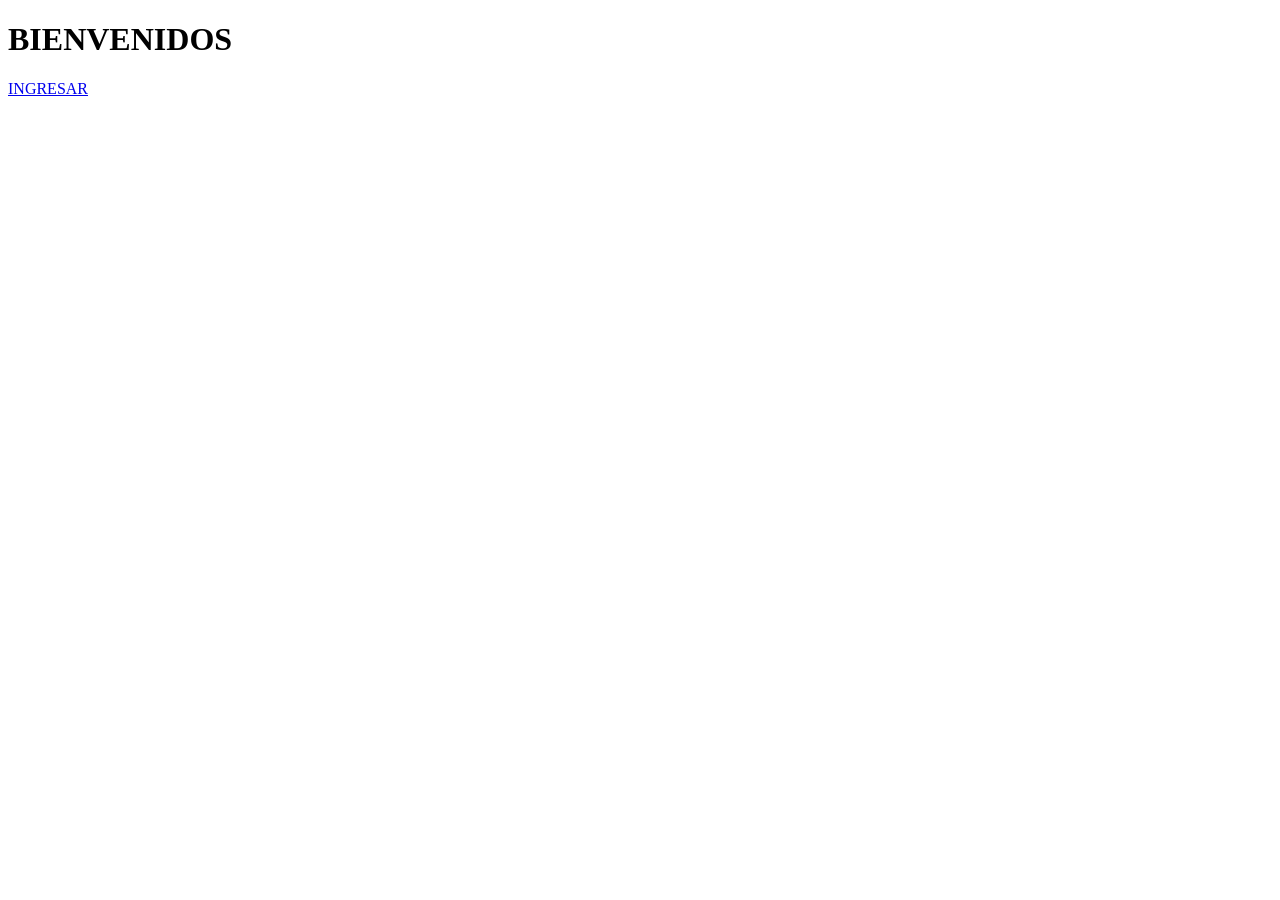
<file: 01basica/index.html>
<!DOCTYPE html>
<html lang="en">
<head>
    <meta charset="UTF-8">
    <meta http-equiv="X-UA-Compatible" content="IE=edge">
    <meta name="viewport" content="width=device-width, initial-scale=1.0">
    <title>Document</title>
</head>
<body>
    <h1>BIENVENIDOS</h1>
    <a href="pagina.html" target="_blank">INGRESAR</a>
</body>
</html>
</file>
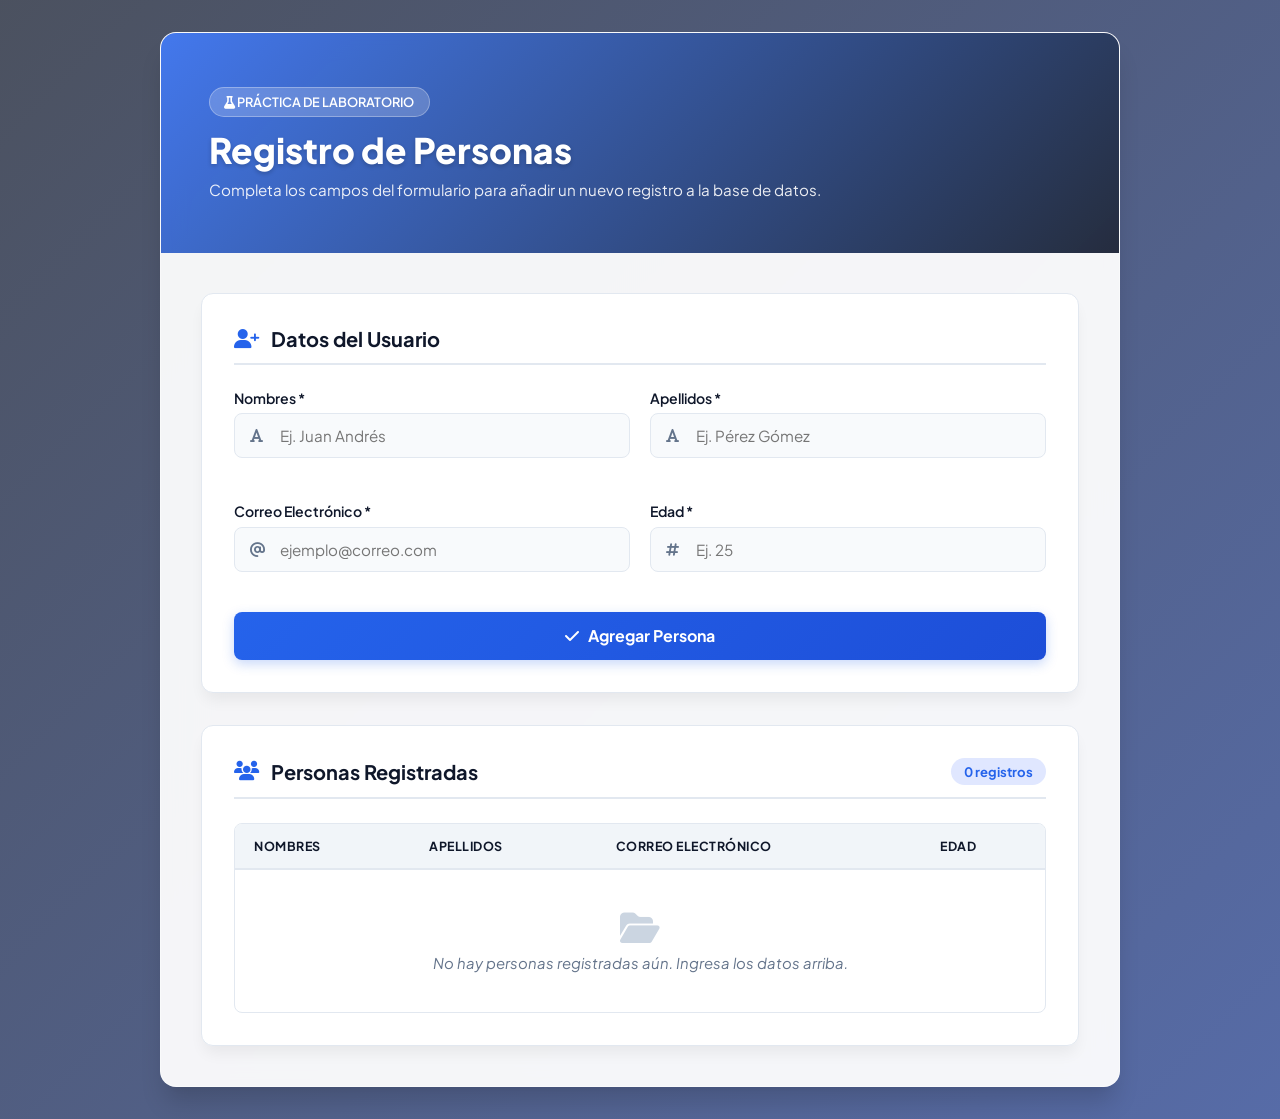
<file: 04registros/index.html>
<!DOCTYPE html>
<html lang="es">
<head>
    <meta charset="UTF-8">
    <meta name="viewport" content="width=device-width, initial-scale=1.0">
    <title>Registro de Personas - Sistema Web</title>
    
    <!-- Fuentes de Google Fonts -->
    <link rel="preconnect" href="https://fonts.googleapis.com">
    <link rel="preconnect" href="https://fonts.gstatic.com" crossorigin>
    <link href="https://fonts.googleapis.com/css2?family=Plus+Jakarta+Sans:wght@400;500;600;700;800&display=swap" rel="stylesheet">
    
    <!-- Íconos de FontAwesome -->
    <link rel="stylesheet" href="https://cdnjs.cloudflare.com/ajax/libs/font-awesome/6.5.1/css/all.min.css">
    
    <!-- Estilos Externos -->
    <link rel="stylesheet" href="../04registros/css/styles.css">
</head>
<body>

    <!-- NOTIFICACIÓN FLOTANTE (CUADRO DE VISTO / REGISTRO EXITOSO) -->
    <div id="toastNotification" class="toast-notification">
        <div class="toast-icon">
            <i class="fa-solid fa-circle-check"></i>
        </div>
        <div class="toast-content">
            <h4>¡Registro Exitoso!</h4>
            <p id="toastMessage">La persona ha sido agregada correctamente.</p>
        </div>
    </div>

    <!-- CONTENEDOR PRINCIPAL -->
    <main class="main-wrapper">
        
        <!-- BANNER DE ENCABEZADO CON IMAGEN -->
        <header class="hero-banner">
            <div class="hero-content">
                <span class="tag"><i class="fa-solid fa-flask"></i> Práctica de Laboratorio</span>
                <h1>Registro de Personas</h1>
                <p>Completa los campos del formulario para añadir un nuevo registro a la base de datos.</p>
            </div>
        </header>

        <div class="content-container">
            
            <!-- SECCIÓN DEL FORMULARIO -->
            <section class="section-card">
                <div class="section-header">
                    <h2 class="section-title">
                        <i class="fa-solid fa-user-plus"></i> Datos del Usuario
                    </h2>
                </div>

                <form id="personaForm" novalidate>
                    <div class="form-grid">
                        
                        <!-- Nombres -->
                        <div class="form-group">
                            <label for="nombres">Nombres *</label>
                            <div class="input-wrapper">
                                <input type="text" id="nombres" name="nombres" placeholder="Ej. Juan Andrés" required>
                                <i class="fa-solid fa-font"></i>
                            </div>
                            <span class="error-message" id="errorNombres"></span>
                        </div>

                        <!-- Apellidos -->
                        <div class="form-group">
                            <label for="apellidos">Apellidos *</label>
                            <div class="input-wrapper">
                                <input type="text" id="apellidos" name="apellidos" placeholder="Ej. Pérez Gómez" required>
                                <i class="fa-solid fa-font"></i>
                            </div>
                            <span class="error-message" id="errorApellidos"></span>
                        </div>

                        <!-- Correo Electrónico -->
                        <div class="form-group">
                            <label for="correo">Correo Electrónico *</label>
                            <div class="input-wrapper">
                                <input type="email" id="correo" name="correo" placeholder="ejemplo@correo.com" required>
                                <i class="fa-solid fa-at"></i>
                            </div>
                            <span class="error-message" id="errorCorreo"></span>
                        </div>

                        <!-- Edad -->
                        <div class="form-group">
                            <label for="edad">Edad *</label>
                            <div class="input-wrapper">
                                <input type="number" id="edad" name="edad" placeholder="Ej. 25" min="1" max="120" required>
                                <i class="fa-solid fa-hashtag"></i>
                            </div>
                            <span class="error-message" id="errorEdad"></span>
                        </div>

                    </div>

                    <button type="submit" id="btnAgregar" class="btn-submit">
                        <i class="fa-solid fa-check"></i> Agregar Persona
                    </button>
                </form>
            </section>

            <!-- SECCIÓN DE LA TABLA -->
            <section class="section-card">
                <div class="section-header">
                    <h2 class="section-title">
                        <i class="fa-solid fa-users"></i> Personas Registradas
                    </h2>
                    <span class="badge-count" id="totalBadge">0 registros</span>
                </div>

                <div class="table-responsive">
                    <table id="tablaPersonas">
                        <thead>
                            <tr>
                                <th>Nombres</th>
                                <th>Apellidos</th>
                                <th>Correo Electrónico</th>
                                <th>Edad</th>
                            </tr>
                        </thead>
                        <tbody id="tbodyPersonas">
                            <tr id="emptyRow" class="empty-row">
                                <td colspan="4">
                                    <i class="fa-solid fa-folder-open empty-state-icon"></i>
                                    <p>No hay personas registradas aún. Ingresa los datos arriba.</p>
                                </td>
                            </tr>
                        </tbody>
                    </table>
                </div>
            </section>

        </div>
    </main>

    <!-- Script de Lógica -->
    <script src="script.js"></script>
</body>
</html>
</file>
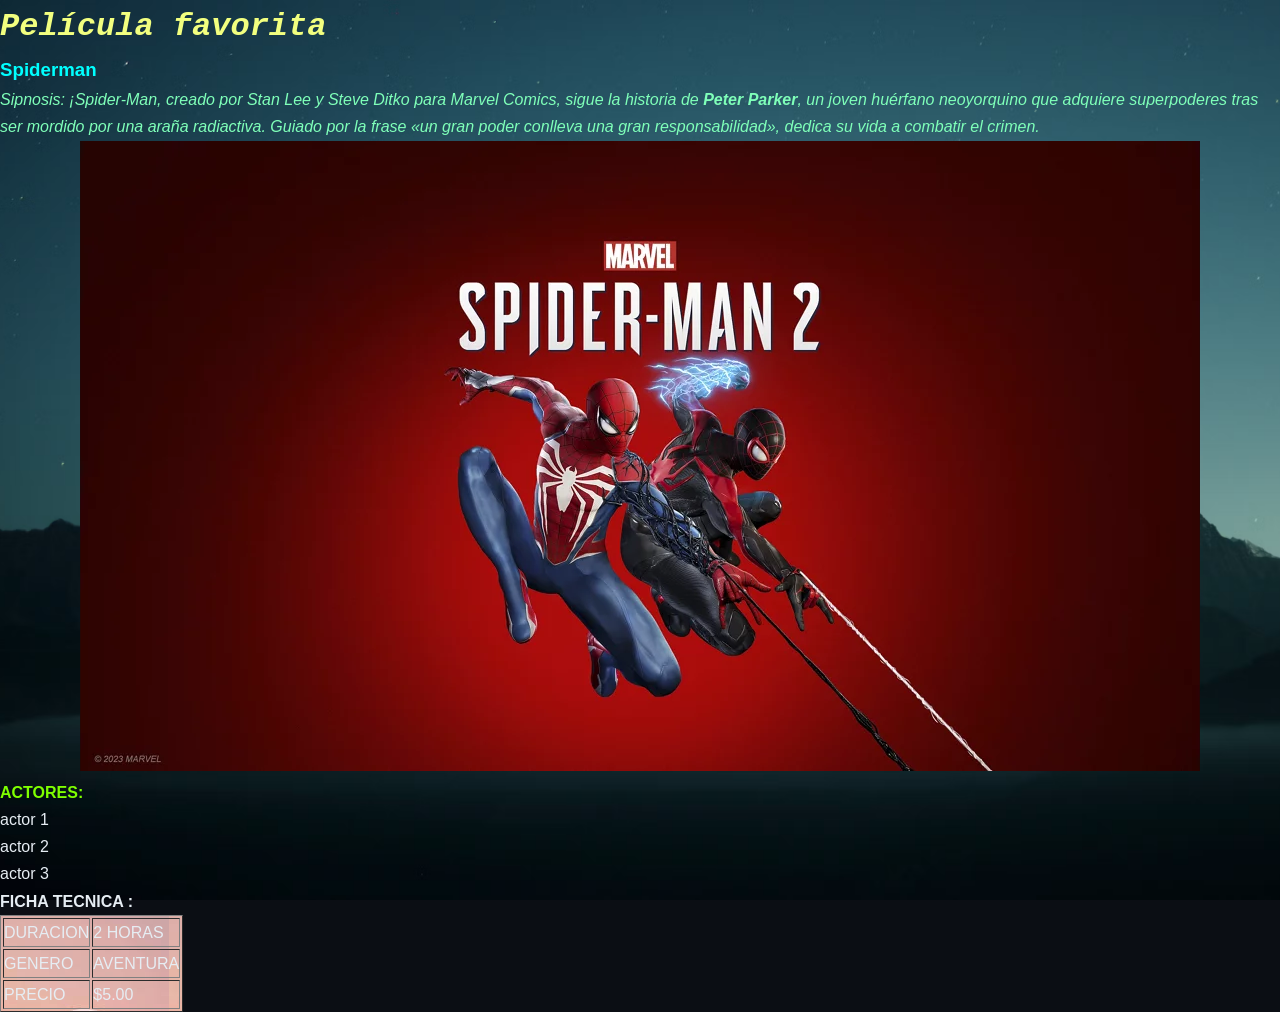
<file: 01basica/pagina.html>
<!DOCTYPE html>
<html lang="en">
<head>
    <meta charset="UTF-8">
    <meta http-equiv="X-UA-Compatible" content="IE=edge">
    <meta name="viewport" content="width=device-width, initial-scale=1.0">
    <title>Document</title>
    <link rel="stylesheet" href="css/estilo.css"
</head>
<body style="background-image: url(img/fondo.avif);">
    <h1 class= "estilo_titulo">Pel&iacute;cula favorita</h1>
        <h3 style="color:aqua">Spiderman</h3>
        <p class="estilo_parrafo";
            <b>Sipnosis:</b> ¡Spider-Man, creado por Stan Lee y Steve Ditko para Marvel Comics, sigue la historia de <b>Peter Parker</b>, un joven huérfano neoyorquino que adquiere superpoderes tras ser mordido por una araña radiactiva. Guiado por la frase «un gran poder conlleva una gran responsabilidad», dedica su vida a combatir el crimen.
        </p>
        <center>
        <img src="img/pelicula1.webp">
        </center>
        <p>
            <b style="color:chartreuse"> ACTORES:</b>
        </p>

        <ul>
            <li>
                actor 1
            </li>
            <li>
                actor 2
            </li>
            <li>
                actor 3
            </li>
        </ul>
        <h4> FICHA TECNICA : </h4>
        <table border="1" style="background-image: url(img/fondo\ tabla.jpg);">
            <tr>
                
                <td>
                    DURACION
                    <td>
                        2 HORAS

                    </td>
                </td>
            </tr>
            <TR>
                <td>
                    GENERO
                    <td>
                        AVENTURA

                    </td>
                </td>
            </TR>
            <tr>
                <td>
                    PRECIO
                    <td>
                        $5.00

                    </td>
                </td>
            </tr>
        </table>
</body>
</html>
</file>
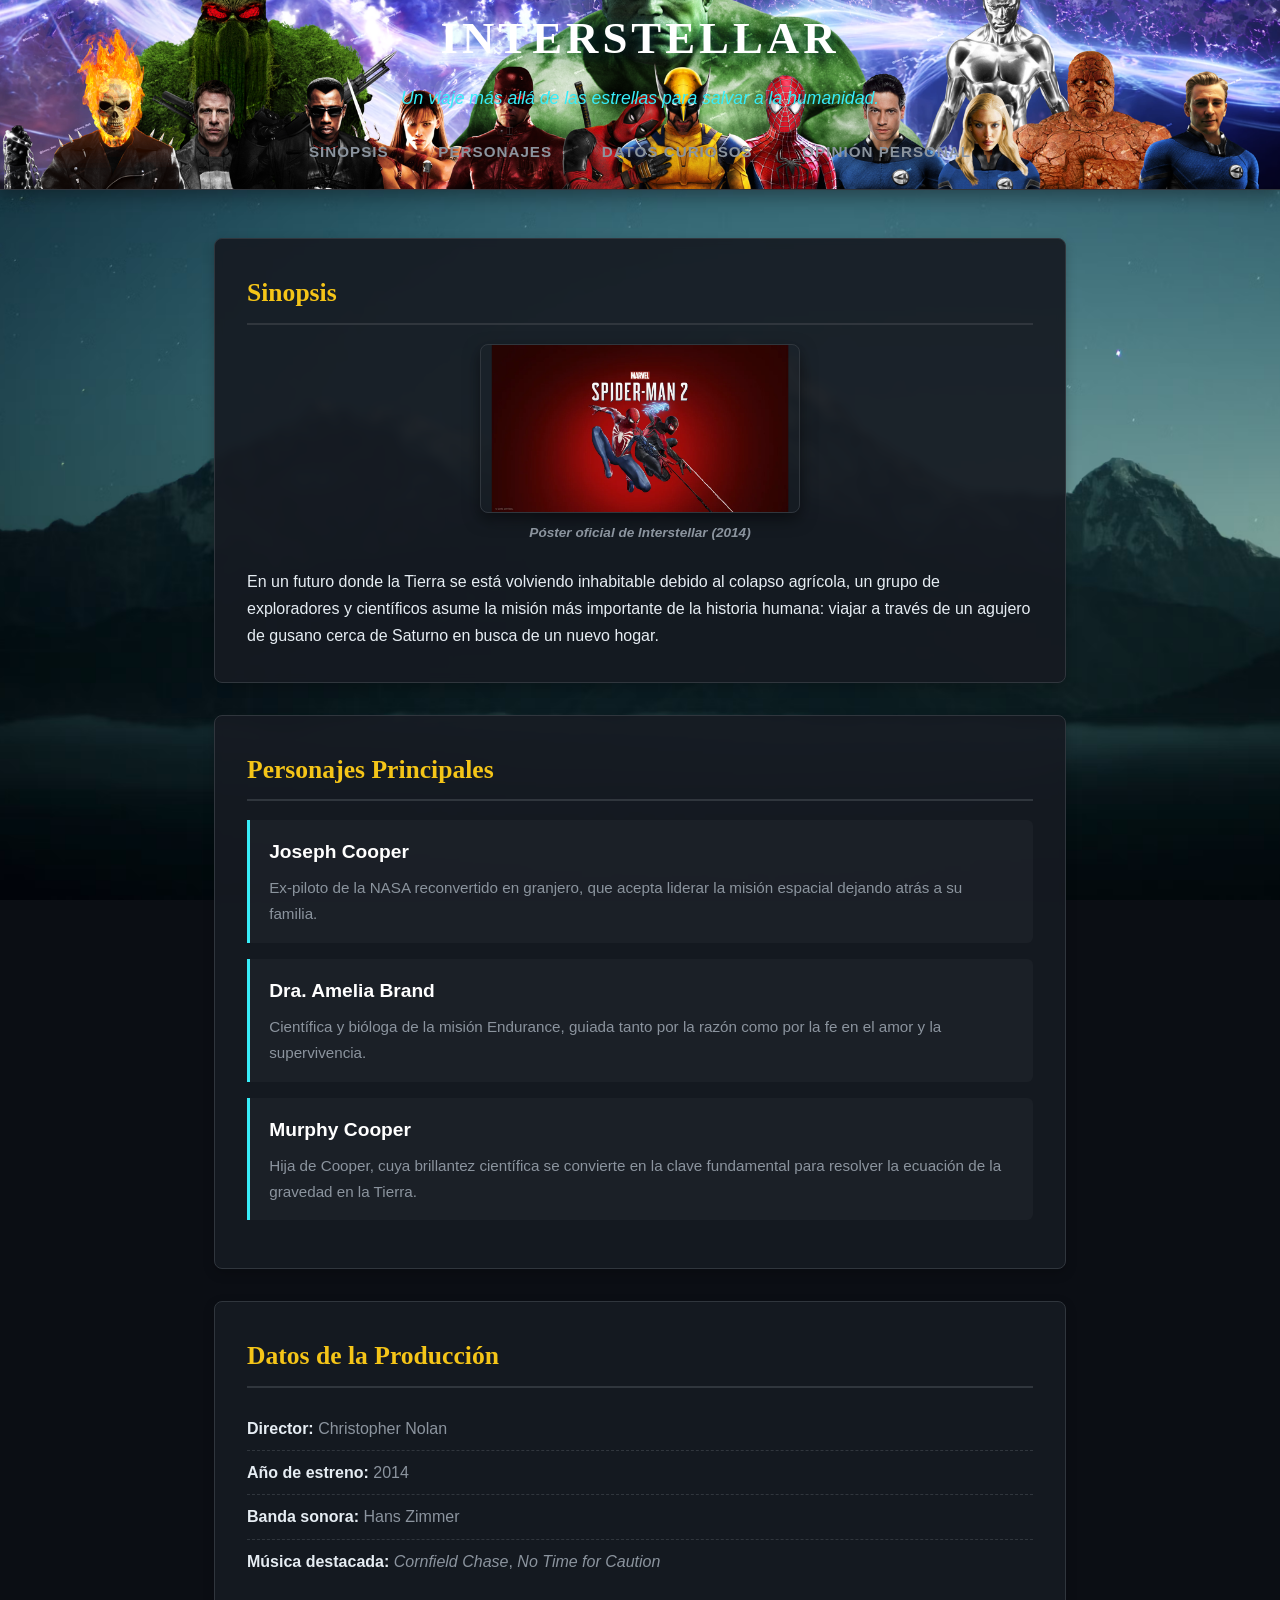
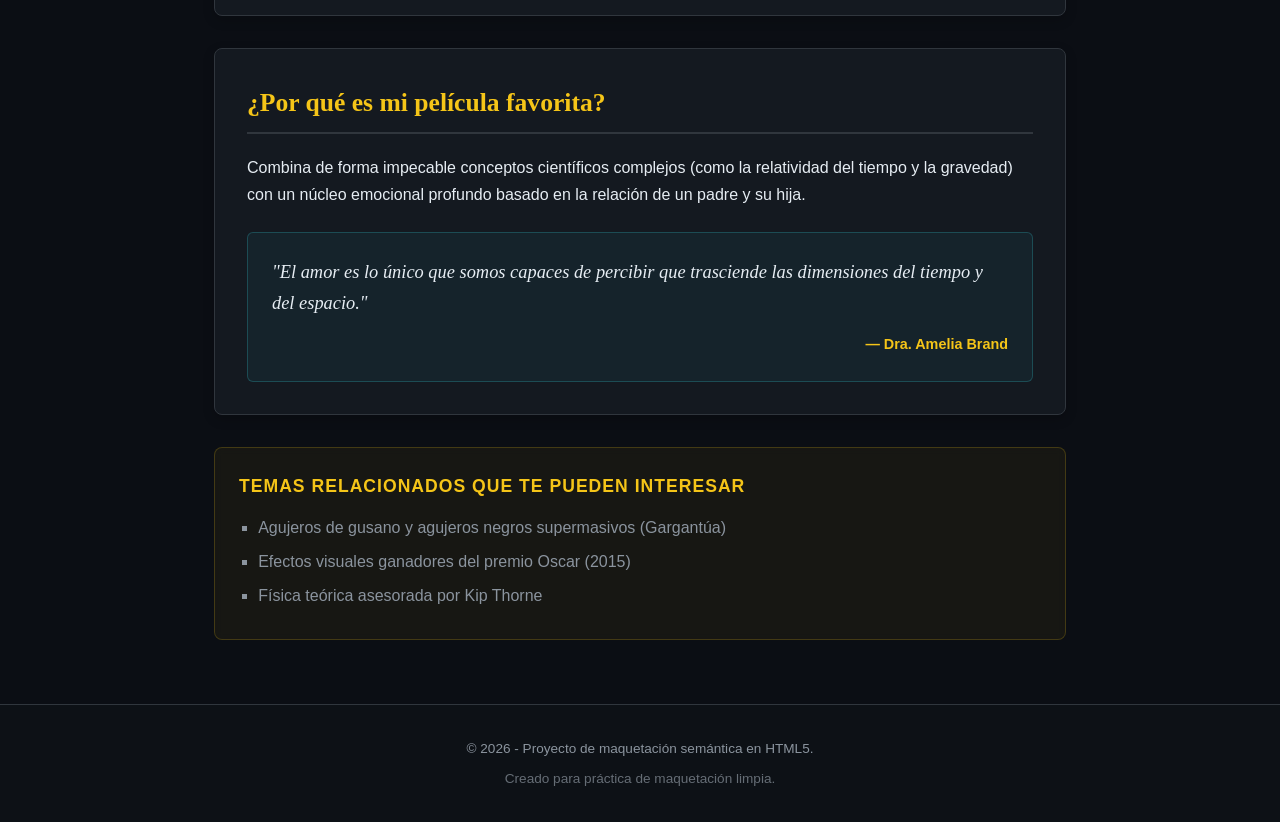
<file: 01basica/pagina2.html>
<!DOCTYPE html>
<html lang="es">
<head>
    <meta charset="UTF-8">
    <meta name="viewport" content="width=device-width, initial-scale=1.0">
    <title>Mi Película Favorita - Interstellar</title>
    <link rel="stylesheet" href="css/estilo.css">
</head>
<body>

    <!-- Encabezado principal del sitio -->
    <header class="banner">
        <h1>Interstellar</h1>
        <p class="subtitulo">Un viaje más allá de las estrellas para salvar a la humanidad.</p>
        
        <!-- Navegación principal -->
        <nav>
            <ul>
                <li><a href="#sinopsis">Sinopsis</a></li>
                <li><a href="#personajes">Personajes</a></li>
                <li><a href="#datos">Datos Curiosos</a></li>
                <li><a href="#opinion">Opinión Personal</a></li>
            </ul>
        </nav>
    </header>

    <!-- Contenido principal de la página -->
    <main>

        <!-- Banner principal superior (movido al cuerpo del contenido) -->
      

        <!-- Sección: Sinopsis -->
        <section id="sinopsis">
            <h2>Sinopsis</h2>
            
            <!-- Fotografía / Póster de la película -->
            <figure class="poster-pelicula">
                <img src="img/pelicula1.webp" alt="Póster oficial de la película Interstellar">
                <figcaption>Póster oficial de Interstellar (2014)</figcaption>
            </figure>

            <p>
                En un futuro donde la Tierra se está volviendo inhabitable debido al colapso agrícola, un grupo de exploradores y científicos asume la misión más importante de la historia humana: viajar a través de un agujero de gusano cerca de Saturno en busca de un nuevo hogar.
            </p>
        </section>

        <!-- Sección: Personajes principales -->
        <section id="personajes">
            <h2>Personajes Principales</h2>
            
            <article>
                <h3>Joseph Cooper</h3>
                <p>Ex-piloto de la NASA reconvertido en granjero, que acepta liderar la misión espacial dejando atrás a su familia.</p>
            </article>

            <article>
                <h3>Dra. Amelia Brand</h3>
                <p>Científica y bióloga de la misión Endurance, guiada tanto por la razón como por la fe en el amor y la supervivencia.</p>
            </article>

            <article>
                <h3>Murphy Cooper</h3>
                <p>Hija de Cooper, cuya brillantez científica se convierte en la clave fundamental para resolver la ecuación de la gravedad en la Tierra.</p>
            </article>
        </section>

        <!-- Sección: Datos técnicos / curiosidades -->
        <section id="datos">
            <h2>Datos de la Producción</h2>
            <ul>
                <li><strong>Director:</strong> Christopher Nolan</li>
                <li><strong>Año de estreno:</strong> 2014</li>
                <li><strong>Banda sonora:</strong> Hans Zimmer</li>
                <li><strong>Música destacada:</strong> <em>Cornfield Chase</em>, <em>No Time for Caution</em></li>
            </ul>
        </section>

        <!-- Sección: Opinión y análisis personal -->
        <section id="opinion">
            <h2>¿Por qué es mi película favorita?</h2>
            <p>
                Combina de forma impecable conceptos científicos complejos (como la relatividad del tiempo y la gravedad) con un núcleo emocional profundo basado en la relación de un padre y su hija.
            </p>
            
            <figure>
                <blockquote cite="https://www.imdb.com/title/tt0816692/">
                    <p>"El amor es lo único que somos capaces de percibir que trasciende las dimensiones del tiempo y del espacio."</p>
                </blockquote>
                <figcaption>— Dra. Amelia Brand</figcaption>
            </figure>
        </section>

        <!-- Contenido secundario o relacionado en el lateral -->
        <aside>
            <h3>Temas relacionados que te pueden interesar</h3>
            <ul>
                <li>Agujeros de gusano y agujeros negros supermasivos (Gargantúa)</li>
                <li>Efectos visuales ganadores del premio Oscar (2015)</li>
                <li>Física teórica asesorada por Kip Thorne</li>
            </ul>
        </aside>

    </main>

    <!-- Pie de página con créditos e información de autor -->
    <footer>
        <p>&copy; 2026 - Proyecto de maquetación semántica en HTML5.</p>
        <p>Creado para práctica de maquetación limpia.</p>
    </footer>

</body>
</html>
</file>
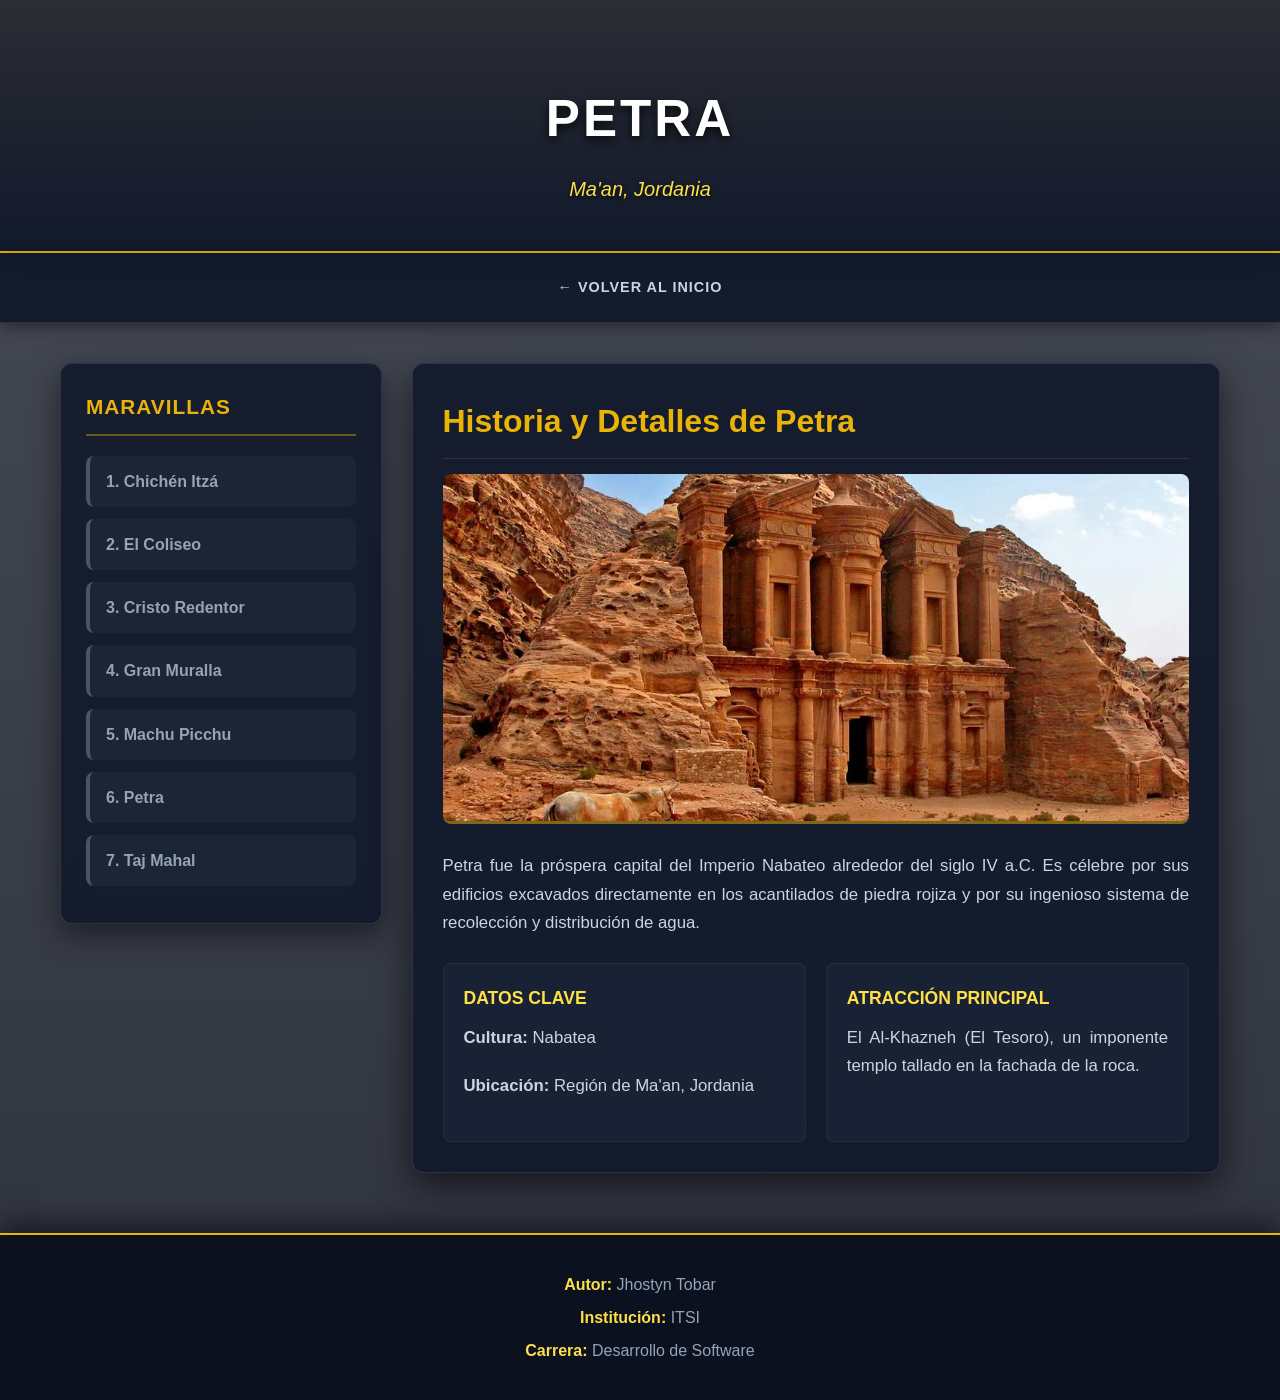
<file: 02maravillas/6maravilla.html>
<!DOCTYPE html>
<html lang="es">
<head>
    <meta charset="UTF-8">
    <meta name="viewport" content="width=device-width, initial-scale=1.0">
    <title>Petra - Las 7 Maravillas</title>
    <link rel="stylesheet" href="css/estilos.css">
</head>
<body>

    <header class="banner">
        <h1>PETRA</h1>
        <p>Ma'an, Jordania</p>
    </header>

    <nav class="nav-principal">
        <a href="pricipal7maravillas.html">← Volver al Inicio</a>
    </nav>

    <div class="layout-container">
        <aside class="sidebar">
            <h3>Maravillas</h3>
            <ul class="menu-maravillas">
                <li><a href="1maravilla.html">1. Chichén Itzá</a></li>
                <li><a href="2maravilla.html">2. El Coliseo</a></li>
                <li><a href="3maravilla.html">3. Cristo Redentor</a></li>
                <li><a href="4maravilla.html">4. Gran Muralla</a></li>
                <li><a href="5maravilla.html">5. Machu Picchu</a></li>
                <li><a href="6maravilla.html" class="activo">6. Petra</a></li>
                <li><a href="7maravilla.html">7. Taj Mahal</a></li>
            </ul>
        </aside>

        <main class="contenido-main">
            <article class="card-maravilla">
                <div class="card-body">
                    <h2>Historia y Detalles de Petra</h2>
                    
                    <!-- IMAGEN CORREGIDA -->
                    <img src="img/petra.webp" alt="Petra" style="width: 100%; height: 350px; object-fit: cover; border-radius: 8px; margin-bottom: 20px;">
                    <p>Petra fue la próspera capital del Imperio Nabateo alrededor del siglo IV a.C. Es célebre por sus edificios excavados directamente en los acantilados de piedra rojiza y por su ingenioso sistema de recolección y distribución de agua.</p>

                    <div class="grid-dos-columnas">
                        <div class="columna">
                            <h4>Datos Clave</h4>
                            <p><strong>Cultura:</strong> Nabatea</p>
                            <p><strong>Ubicación:</strong> Región de Ma'an, Jordania</p>
                        </div>
                        <div class="columna">
                            <h4>Atracción Principal</h4>
                            <p>El Al-Khazneh (El Tesoro), un imponente templo tallado en la fachada de la roca.</p>
                        </div>
                    </div>
                </div>
            </article>
        </main>
    </div>

    <footer>
        <p><strong>Autor:</strong> Jhostyn Tobar</p>
        <p><strong>Institución:</strong> ITSI</p>
        <p><strong>Carrera:</strong> Desarrollo de Software</p>
    </footer>

</body>
</html>
</file>
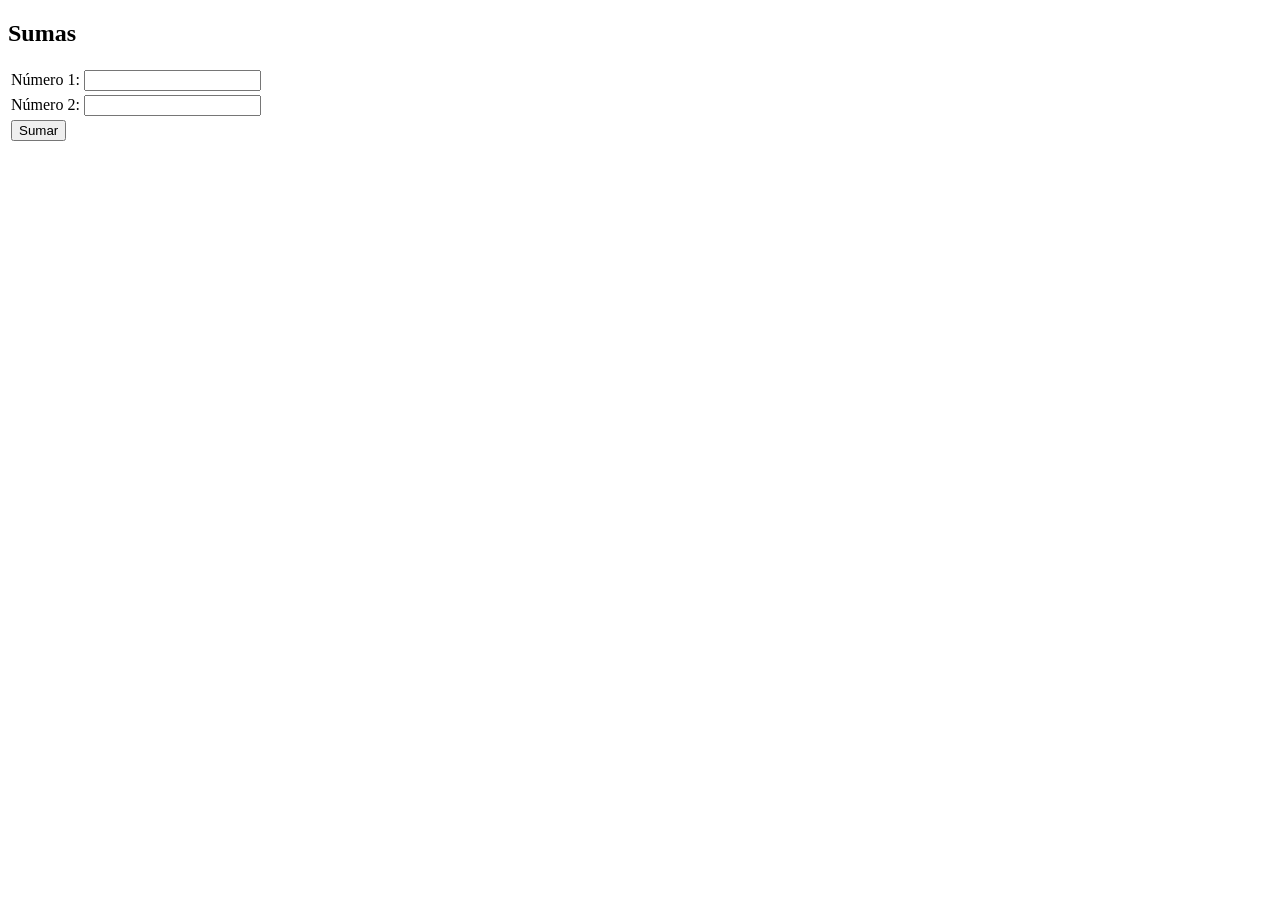
<file: 03introjs/formulario.html>
<!DOCTYPE html>
<html lang="es">

<head>
    <meta charset="UTF-8">
    <meta http-equiv="X-UA-Compatible" content="IE=edge">
    <meta name="viewport" content="width=device-width, initial-scale=1.0">
    <title>Suma de números</title>
</head>

<body>

    <h2>Sumas</h2>

    <form>
        <table>
            <tr>
                <td>Número 1:</td>
                <td>
                    <input type="number" id="txtNum1" />
                </td>
            </tr>
            <tr>
                <td>Número 2:</td>
                <td>
                    <input type="number" id="txtNum2" />
                </td>
            </tr>
            <tr>
                <td colspan="2">
                    <!-- Se especifica type="button" para evitar que el formulario se recargue -->
                    <button type="button" id="botonsumar">Sumar</button>
                </td>
            </tr>
        </table>
    </form>

    <script>
        document.getElementById('botonsumar').addEventListener('click', function () {
            // parseFloat convierte el texto ingresado en un número decimal
            var num1 = parseFloat(document.getElementById("txtNum1").value) || 0;
            var num2 = parseFloat(document.getElementById("txtNum2").value) || 0;

            var result = num1 + num2;

            alert("El resultado es: " + result);
        });
    </script>

</body>

</html>
</file>
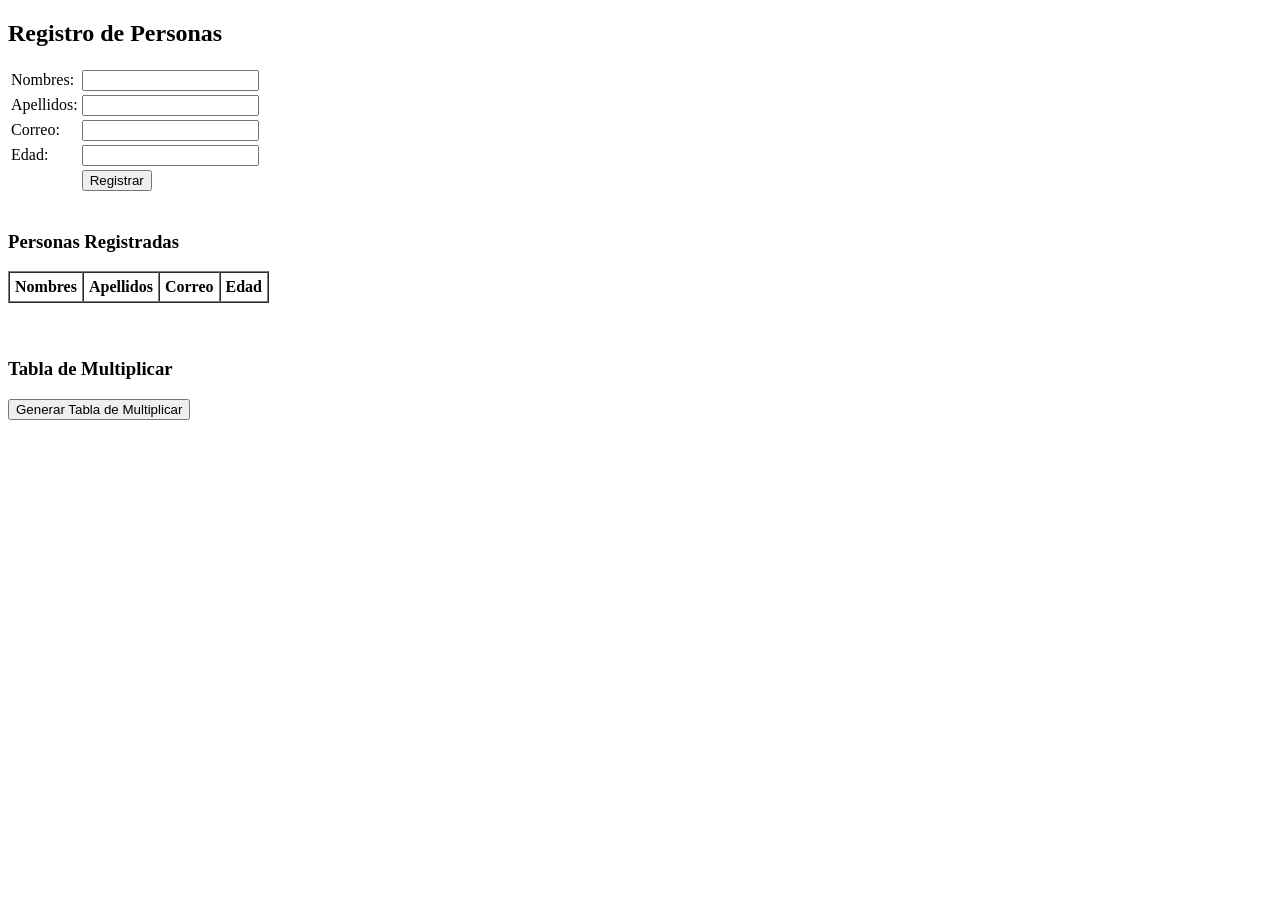
<file: 03introjs/formulario02.html>
<!DOCTYPE html>
<html lang="es">

<head>
    <meta charset="UTF-8">
    <meta name="viewport" content="width=device-width, initial-scale=1.0">
    <title>Registro de Personas</title>
</head>

<body>

    <h2>Registro de Personas</h2>

    <form id="formulario">

        <table>
            <tr>
                <td>Nombres:</td>
                <td>
                    <input id="txtNombres" type="text" required>
                </td>
            </tr>

            <tr>
                <td>Apellidos:</td>
                <td>
                    <input id="txtApellidos" type="text" required>
                </td>
            </tr>

            <tr>
                <td>Correo:</td>
                <td>
                    <input id="txtCorreo" type="email" required>
                </td>
            </tr>

            <tr>
                <td>Edad:</td>
                <td>
                    <input id="txtEdad" type="number" required>
                </td>
            </tr>

            <tr>
                <td></td>
                <td>
                    <button type="submit">Registrar</button>
                </td>
            </tr>
        </table>

    </form>

    <br>

    <h3>Personas Registradas</h3>

    <table border="1" cellpadding="5" cellspacing="0">
        <thead>
            <tr>
                <th>Nombres</th>
                <th>Apellidos</th>
                <th>Correo</th>
                <th>Edad</th>
            </tr>
        </thead>

        <tbody id="cuerpoTabla">

        </tbody>
    </table>

    <br><br>

    <h3>Tabla de Multiplicar</h3>

    <button id="btnTabla" type="button">
        Generar Tabla de Multiplicar
    </button>

    <br><br>

    <div id="resultadoTabla"></div>

    <script src="../03introjs/js/script.js"></script>

</body>

</html>
</file>
<file: 04registros/css/styles.css>
/* ==========================================
   1. VARIABLES Y PALETA DE COLORES
   ========================================== */
   :root {
    --primary: #2563eb;
    --primary-hover: #1d4ed8;
    --secondary: #0f172a;
    --accent: #10b981;
    --card-bg: rgba(255, 255, 255, 0.94);
    --text-main: #0f172a;
    --text-muted: #64748b;
    --border: #e2e8f0;
    --error: #ef4444;
    --shadow-lg: 0 20px 25px -5px rgba(0, 0, 0, 0.15), 0 8px 10px -6px rgba(0, 0, 0, 0.05);
    --shadow-md: 0 10px 15px -3px rgba(0, 0, 0, 0.06);
    --radius-lg: 16px;
    --radius-md: 12px;
}

/* Reset Global */
* {
    margin: 0;
    padding: 0;
    box-sizing: border-box;
    font-family: 'Plus Jakarta Sans', sans-serif;
}

body {
    /* Imagen de Fondo General con filtro */
    background: linear-gradient(135deg, rgba(15, 23, 42, 0.75), rgba(30, 58, 138, 0.75)), 
                url('http://googleusercontent.com/image_collection/image_retrieval/8229293393663986171_0') center/cover no-repeat fixed;
    min-height: 100vh;
    color: var(--text-main);
    padding: 2rem 1rem;
    display: flex;
    justify-content: center;
    align-items: flex-start;
}

/* Layout Principal Estilo Tarjeta Cristal */
.main-wrapper {
    width: 100%;
    max-width: 960px;
    background: var(--card-bg);
    backdrop-filter: blur(12px);
    border-radius: var(--radius-lg);
    box-shadow: var(--shadow-lg);
    overflow: hidden;
    border: 1px solid rgba(255, 255, 255, 0.5);
}

/* ==========================================
   2. BANNER CON IMAGEN DE ENCABEZADO
   ========================================== */
.hero-banner {
    position: relative;
    height: 220px;
    background: linear-gradient(135deg, rgba(37, 99, 235, 0.85), rgba(15, 23, 42, 0.9)), 
                url('http://googleusercontent.com/image_collection/image_retrieval/7657206773593389142_0') center/cover no-repeat;
    display: flex;
    align-items: center;
    padding: 0 3rem;
    color: #ffffff;
}

.hero-content {
    z-index: 2;
    max-width: 650px;
}

.hero-content .tag {
    display: inline-block;
    background: rgba(255, 255, 255, 0.2);
    backdrop-filter: blur(8px);
    padding: 0.35rem 0.9rem;
    border-radius: 50px;
    font-size: 0.8rem;
    font-weight: 600;
    text-transform: uppercase;
    margin-bottom: 0.8rem;
    border: 1px solid rgba(255, 255, 255, 0.3);
}

.hero-content h1 {
    font-size: 2.2rem;
    font-weight: 800;
    line-height: 1.2;
    margin-bottom: 0.5rem;
    text-shadow: 0 2px 4px rgba(0,0,0,0.2);
}

.hero-content p {
    font-size: 0.95rem;
    opacity: 0.9;
}

/* ==========================================
   3. SECCIONES INTERNAS
   ========================================== */
.content-container {
    padding: 2.5rem;
    display: flex;
    flex-direction: column;
    gap: 2rem;
}

.section-card {
    background: #ffffff;
    border-radius: var(--radius-md);
    padding: 2rem;
    border: 1px solid var(--border);
    box-shadow: var(--shadow-md);
}

.section-header {
    display: flex;
    align-items: center;
    justify-content: space-between;
    margin-bottom: 1.5rem;
    padding-bottom: 0.75rem;
    border-bottom: 2px solid var(--border);
}

.section-title {
    display: flex;
    align-items: center;
    gap: 0.75rem;
    font-size: 1.25rem;
    font-weight: 700;
    color: var(--secondary);
}

.section-title i {
    color: var(--primary);
}

/* ==========================================
   4. FORMULARIO E INPUTS
   ========================================== */
.form-grid {
    display: grid;
    grid-template-columns: repeat(2, 1fr);
    gap: 1.25rem;
}

.form-group {
    display: flex;
    flex-direction: column;
    gap: 0.4rem;
}

.form-group label {
    font-size: 0.88rem;
    font-weight: 600;
    color: var(--secondary);
}

.input-wrapper {
    position: relative;
    display: flex;
    align-items: center;
}

.input-wrapper i {
    position: absolute;
    left: 1rem;
    color: var(--text-muted);
    font-size: 0.95rem;
    transition: color 0.2s;
}

.input-wrapper input {
    width: 100%;
    padding: 0.75rem 1rem 0.75rem 2.8rem;
    border: 1.5px solid var(--border);
    border-radius: 8px;
    font-size: 0.95rem;
    color: var(--text-main);
    background: #f8fafc;
    outline: none;
    transition: all 0.2s ease;
}

.input-wrapper input:focus {
    background: #ffffff;
    border-color: var(--primary);
    box-shadow: 0 0 0 4px rgba(37, 99, 235, 0.12);
}

.input-wrapper input:focus + i {
    color: var(--primary);
}

.input-wrapper input.invalid {
    border-color: var(--error);
    background: #fef2f2;
}

.error-message {
    font-size: 0.78rem;
    color: var(--error);
    font-weight: 500;
    min-height: 1.1rem;
}

.btn-submit {
    margin-top: 1rem;
    background: linear-gradient(135deg, var(--primary), var(--primary-hover));
    color: #ffffff;
    border: none;
    padding: 0.85rem 2rem;
    font-size: 1rem;
    font-weight: 700;
    border-radius: 8px;
    cursor: pointer;
    display: inline-flex;
    align-items: center;
    justify-content: center;
    gap: 0.6rem;
    box-shadow: 0 4px 12px rgba(37, 99, 235, 0.25);
    transition: all 0.2s ease;
    width: 100%;
}

.btn-submit:hover {
    transform: translateY(-2px);
    box-shadow: 0 6px 16px rgba(37, 99, 235, 0.35);
}

.btn-submit:active {
    transform: translateY(0);
}

/* ==========================================
   5. TABLA DE REGISTROS
   ========================================== */
.badge-count {
    background: #e0e7ff;
    color: var(--primary);
    padding: 0.3rem 0.8rem;
    border-radius: 50px;
    font-size: 0.82rem;
    font-weight: 700;
}

.table-responsive {
    overflow-x: auto;
    border-radius: 8px;
    border: 1px solid var(--border);
}

table {
    width: 100%;
    border-collapse: collapse;
    text-align: left;
    font-size: 0.93rem;
}

thead {
    background-color: #f1f5f9;
}

th {
    padding: 0.9rem 1.2rem;
    font-weight: 700;
    color: var(--secondary);
    border-bottom: 2px solid var(--border);
    text-transform: uppercase;
    font-size: 0.78rem;
    letter-spacing: 0.5px;
}

td {
    padding: 0.9rem 1.2rem;
    border-bottom: 1px solid var(--border);
    color: var(--text-main);
}

tbody tr:last-child td {
    border-bottom: none;
}

tbody tr:hover:not(.empty-row) {
    background-color: #f8fafc;
}

.empty-row td {
    text-align: center;
    padding: 2.5rem 1rem;
    color: var(--text-muted);
    font-style: italic;
}

.empty-state-icon {
    font-size: 2.2rem;
    color: #cbd5e1;
    margin-bottom: 0.5rem;
    display: block;
}

/* ==========================================
   6. CUADRO DE VISTO (POPUP DE ÉXITO)
   ========================================== */
.toast-notification {
    position: fixed;
    top: 2rem;
    right: 2rem;
    background: #ffffff;
    border-radius: 12px;
    padding: 1.2rem 1.6rem;
    box-shadow: 0 20px 25px -5px rgba(0, 0, 0, 0.2);
    display: flex;
    align-items: center;
    gap: 1.2rem;
    border-left: 6px solid var(--accent);
    z-index: 9999;
    transform: translateX(160%);
    transition: transform 0.4s cubic-bezier(0.175, 0.885, 0.32, 1.275);
}

.toast-notification.show {
    transform: translateX(0);
}

.toast-icon {
    width: 44px;
    height: 44px;
    background: #d1fae5;
    color: var(--accent);
    border-radius: 50%;
    display: flex;
    align-items: center;
    justify-content: center;
    font-size: 1.4rem;
    flex-shrink: 0;
}

.toast-content h4 {
    font-size: 0.98rem;
    font-weight: 700;
    color: var(--secondary);
    margin-bottom: 0.15rem;
}

.toast-content p {
    font-size: 0.85rem;
    color: var(--text-muted);
}

/* Adaptación Responsiva */
@media (max-width: 650px) {
    .form-grid {
        grid-template-columns: 1fr;
    }
    .hero-banner {
        padding: 0 1.5rem;
        height: 180px;
    }
    .hero-content h1 {
        font-size: 1.6rem;
    }
    .toast-notification {
        top: 1rem;
        right: 1rem;
        left: 1rem;
    }
}
</file>
<file: 01basica/css/estilo.css>
.estilo_titulo {
    color: rgb(242, 255, 127);
    font-family: 'Courier New', Courier, monospace;
    font-style: italic;
    font-weight: bold;
}

.estilo_parrafo {
    color: rgb(127, 255, 185);
    font-style: italic;
}

/* ==========================================================================
   NUEVA CLASE PARA IMÁGENES CON BORDES REDONDEADOS
   ========================================================================== */
.imagen-redondeada {
    border-radius: 12px;
    overflow: hidden;
    box-shadow: 0 4px 12px rgba(0, 0, 0, 0.4);
    border: 1px solid var(--border-color);
}

/* ==========================================================================
   VARIABLES Y CONFIGURACIÓN GENERAL DE PÁGINA
   ========================================================================== */
:root {
    --bg-main: #0b0e14;
    --bg-card: rgba(22, 27, 34, 0.92); /* Ligeramente translúcido para apreciar el fondo */
    --bg-header: rgba(13, 17, 23, 0.95);
    --accent-blue: #38edf8;
    --accent-gold: #f5c518;
    --text-primary: #e6edf3;
    --text-secondary: #8b949e;
    --border-color: #30363d;
    --font-heading: 'Georgia', 'Times New Roman', serif;
    --font-body: -apple-system, BlinkMacSystemFont, "Segoe UI", Roboto, Oxygen, Ubuntu, Cantarell, sans-serif;
}

*, *::before, *::after {
    box-sizing: border-box;
    margin: 0;
    padding: 0;
}

html {
    scroll-behavior: smooth;
}

/* MODIFICACIÓN: IMAGEN DE FONDO ESTÁTICA */
body {
    background-color: var(--bg-main);
    background-image: url('../img/fondo.avif'); /* Ruta a la imagen de fondo */
    background-repeat: no-repeat;
    background-position: center center;
    background-size: cover;
    background-attachment: fixed; /* Mantiene la imagen estática al hacer scroll */
    color: var(--text-primary);
    font-family: var(--font-body);
    line-height: 1.7;
    font-size: 16px;
}

/* ==========================================================================
   ESTILOS APLICADOS A ELEMENTOS SEMÁNTICOS
   ========================================================================== */

/* HEADER - Encabezado principal */
header {
    background-color: var(--bg-header);
    border-bottom: 1px solid var(--border-color);
    padding: 0 0 1.5rem 0;
    text-align: center;
    box-shadow: 0 4px 20px rgba(0, 0, 0, 0.4);
    overflow: hidden;
}

/* BANNER SUPERIOR CON IMAGEN DE CABECERA */
.banner {
    width: 100%;
    max-height: 320px;
    overflow: hidden;
    margin-bottom: 1.5rem;
    border-bottom: 1px solid var(--border-color);
    background-image: url('../img/bannerr.png'); /* Ruta del banner asignado al header */
    background-position: center;
    background-size: cover;
    background-repeat: no-repeat;
}

.banner img {
    width: 100%;
    height: 100%;
    max-height: 320px;
    object-fit: cover;
    display: block;
    filter: brightness(0.9);
}

header h1 {
    font-family: var(--font-heading);
    font-size: 2.8rem;
    color: #ffffff;
    letter-spacing: 4px;
    text-transform: uppercase;
    margin-bottom: 0.5rem;
    text-shadow: 0 0 15px rgba(56, 237, 248, 0.3);
}

header p {
    color: var(--accent-blue);
    font-size: 1.1rem;
    font-style: italic;
    margin-bottom: 1.5rem;
    padding: 0 1rem;
}

/* NAV - Menú de navegación */
nav {
    margin-top: 1.5rem;
    padding: 0 1rem;
}

nav ul {
    list-style: none;
    display: flex;
    justify-content: center;
    flex-wrap: wrap;
    gap: 1.5rem;
}

nav a {
    color: var(--text-secondary);
    text-decoration: none;
    font-weight: 600;
    font-size: 0.95rem;
    letter-spacing: 1px;
    text-transform: uppercase;
    padding: 0.4rem 0.8rem;
    border-radius: 4px;
    transition: all 0.3s ease;
}

nav a:hover {
    color: var(--accent-blue);
    background-color: rgba(56, 237, 248, 0.1);
}

/* MAIN - Área central de contenido */
main {
    max-width: 900px;
    margin: 3rem auto;
    padding: 0 1.5rem;
}

/* SECTION - Secciones temáticas estructuradas */
section {
    background-color: var(--bg-card);
    border: 1px solid var(--border-color);
    border-radius: 8px;
    padding: 2rem;
    margin-bottom: 2rem;
    box-shadow: 0 4px 12px rgba(0, 0, 0, 0.2);
    backdrop-filter: blur(4px); /* Suaviza el contenido sobre la imagen de fondo */
}

section h2 {
    font-family: var(--font-heading);
    color: var(--accent-gold);
    font-size: 1.6rem;
    border-bottom: 2px solid var(--border-color);
    padding-bottom: 0.5rem;
    margin-bottom: 1.2rem;
}

/* FOTOGRAFÍA / PÓSTER DE LA PELÍCULA */
.poster-pelicula {
    max-width: 320px;
    margin: 0 auto 1.5rem auto;
    text-align: center;
    background-color: transparent;
    border: none;
    padding: 0;
}

.poster-pelicula img {
    width: 100%;
    height: auto;
    border-radius: 8px;
    border: 1px solid var(--border-color);
    box-shadow: 0 6px 16px rgba(0, 0, 0, 0.5);
    display: block;
    transition: transform 0.3s ease;
}

.poster-pelicula img:hover {
    transform: scale(1.02);
}

.poster-pelicula figcaption {
    text-align: center;
    color: var(--text-secondary);
    font-size: 0.85rem;
    font-style: italic;
    margin-top: 0.5rem;
}

/* ARTICLE - Tarjetas de contenido independiente */
article {
    background-color: rgba(255, 255, 255, 0.03);
    border-left: 3px solid var(--accent-blue);
    padding: 1rem 1.2rem;
    margin-bottom: 1rem;
    border-radius: 0 6px 6px 0;
    transition: transform 0.2s ease, background-color 0.2s ease;
}

article:hover {
    transform: translateX(4px);
    background-color: rgba(255, 255, 255, 0.06);
}

article h3 {
    color: #ffffff;
    font-size: 1.2rem;
    margin-bottom: 0.4rem;
}

article p {
    color: var(--text-secondary);
    font-size: 0.95rem;
}

/* Listas internas dentro de las secciones */
section ul {
    list-style: none;
    padding-left: 0;
}

section ul li {
    padding: 0.5rem 0;
    border-bottom: 1px dashed var(--border-color);
    color: var(--text-secondary);
}

section ul li:last-child {
    border-bottom: none;
}

section ul li strong {
    color: var(--text-primary);
}

/* FIGURE & BLOCKQUOTE - Cita del personaje */
figure {
    margin-top: 1.5rem;
    background-color: rgba(56, 237, 248, 0.05);
    border-radius: 6px;
    padding: 1.5rem;
    border: 1px solid rgba(56, 237, 248, 0.2);
}

blockquote {
    font-family: var(--font-heading);
    font-size: 1.15rem;
    font-style: italic;
    color: var(--text-primary);
    margin-bottom: 0.8rem;
}

figcaption {
    text-align: right;
    color: var(--accent-gold);
    font-weight: bold;
    font-size: 0.9rem;
}

/* ASIDE - Bloque secundario o relacionado */
aside {
    background-color: rgba(245, 197, 24, 0.05);
    border: 1px solid rgba(245, 197, 24, 0.2);
    border-radius: 8px;
    padding: 1.5rem;
    margin-top: 2rem;
    backdrop-filter: blur(4px);
}

aside h3 {
    color: var(--accent-gold);
    font-size: 1.1rem;
    margin-bottom: 0.8rem;
    text-transform: uppercase;
    letter-spacing: 1px;
}

aside ul {
    list-style-type: square;
    padding-left: 1.2rem;
}

aside ul li {
    color: var(--text-secondary);
    margin-bottom: 0.4rem;
}

/* FOOTER - Pie de página */
footer {
    background-color: var(--bg-header);
    border-top: 1px solid var(--border-color);
    text-align: center;
    padding: 2rem 1.5rem;
    color: var(--text-secondary);
    font-size: 0.85rem;
    margin-top: 4rem;
}

footer p + p {
    margin-top: 0.4rem;
    opacity: 0.7;
}
</file>
<file: 02maravillas/css/estilos.css>
/* RESET Y CONFIGURACIÓN GENERAL */
* {
    box-sizing: border-box;
    margin: 0;
    padding: 0;
    font-family: 'Segoe UI', Tahoma, Geneva, Verdana, sans-serif;
}

/* FONDO COMPLETO FIJO COMO EL DE LA IMAGEN DE REFERENCIA */
body {
    background: linear-gradient(rgba(10, 15, 29, 0.75), rgba(10, 15, 29, 0.85)), 
                url('https://images.unsplash.com/photo-1506744038136-46273834b3fb?q=80&w=1920') no-repeat center center fixed;
    background-size: cover;
    color: #e2e8f0;
    line-height: 1.7;
    min-height: 100vh;
}

/* BANNER SUPERIOR ESTILO CINE/HERO */
.banner {
    position: relative;
    background: linear-gradient(to bottom, rgba(0,0,0,0.4), rgba(15, 23, 42, 0.95)), 
                url('https://images.unsplash.com/photo-1512917774080-9991f1c4c750?q=80&w=1600') no-repeat center center/cover;
    color: #ffffff;
    text-align: center;
    padding: 75px 20px 45px 20px;
    box-shadow: 0 10px 25px rgba(0, 0, 0, 0.6);
    border-bottom: 2px solid #eab308; /* Detalle dorado inferior */
}

.banner h1 {
    font-size: 3.2rem;
    letter-spacing: 3px;
    text-transform: uppercase;
    font-weight: 800;
    color: #ffffff;
    text-shadow: 0 4px 10px rgba(0, 0, 0, 0.8);
    margin-bottom: 10px;
}

.banner p {
    font-size: 1.25rem;
    color: #fde047; /* Texto de subtítulo en amarillo elegante */
    font-style: italic;
    text-shadow: 0 2px 5px rgba(0, 0, 0, 0.7);
}

/* NAVEGACIÓN INTEGRADA SOBRE EL BANNER */
.nav-principal {
    background-color: rgba(15, 23, 42, 0.9);
    backdrop-filter: blur(10px);
    display: flex;
    justify-content: center;
    gap: 20px;
    padding: 14px 0;
    position: sticky;
    top: 0;
    z-index: 1000;
    border-bottom: 1px solid rgba(255, 255, 255, 0.1);
    box-shadow: 0 4px 15px rgba(0,0,0,0.4);
}

.nav-principal a {
    color: #cbd5e1;
    text-decoration: none;
    font-weight: 700;
    text-transform: uppercase;
    letter-spacing: 1px;
    font-size: 0.9rem;
    padding: 8px 18px;
    border-radius: 6px;
    transition: all 0.3s ease;
}

.nav-principal a:hover, .nav-principal a.activo {
    color: #fde047; /* Amarillo resaltado tipo Interstellar */
    background-color: rgba(234, 179, 8, 0.15);
    border: 1px solid rgba(234, 179, 8, 0.4);
}

/* CONTENEDOR PRINCIPAL CON ESPACIADO MODERNO */
.layout-container {
    display: flex;
    max-width: 1200px;
    margin: 40px auto;
    gap: 30px;
    padding: 0 20px;
}

/* MENÚ LATERAL TIPO CONTENEDOR OSCURO (SIDEBAR) */
.sidebar {
    flex: 1;
    background: rgba(15, 23, 42, 0.85);
    backdrop-filter: blur(12px);
    padding: 25px;
    border-radius: 12px;
    border: 1px solid rgba(255, 255, 255, 0.1);
    box-shadow: 0 10px 30px rgba(0, 0, 0, 0.5);
    height: fit-content;
}

.sidebar h3 {
    color: #eab308; /* Dorado */
    font-size: 1.3rem;
    margin-bottom: 20px;
    border-bottom: 2px solid rgba(234, 179, 8, 0.4);
    padding-bottom: 10px;
    text-transform: uppercase;
    letter-spacing: 1px;
}

.menu-maravillas {
    list-style: none;
}

.menu-maravillas li {
    margin-bottom: 12px;
}

.menu-maravillas a {
    display: flex;
    align-items: center;
    padding: 12px 16px;
    background-color: rgba(30, 41, 59, 0.7);
    color: #94a3b8;
    text-decoration: none;
    font-weight: 600;
    border-radius: 8px;
    border-left: 4px solid #475569;
    transition: all 0.3s ease;
}

.menu-maravillas a:hover {
    border-left-color: #eab308;
    background-color: rgba(234, 179, 8, 0.2);
    color: #ffffff;
    transform: translateX(6px);
}

/* CONTENIDO Y TARJETAS DARK MODE (COMO EN TU IMAGEN) */
.contenido-main {
    flex: 3;
    display: flex;
    flex-direction: column;
    gap: 30px;
}

.card-maravilla {
    background: rgba(15, 23, 42, 0.88);
    backdrop-filter: blur(12px);
    border-radius: 12px;
    overflow: hidden;
    border: 1px solid rgba(255, 255, 255, 0.1);
    box-shadow: 0 12px 35px rgba(0, 0, 0, 0.6);
    transition: transform 0.3s ease;
}

.card-maravilla:hover {
    transform: translateY(-4px);
    border-color: rgba(234, 179, 8, 0.3);
}

.card-maravilla img {
    width: 100%;
    height: 380px;
    object-fit: cover;
    border-bottom: 3px solid rgba(234, 179, 8, 0.5);
}

.card-body {
    padding: 30px;
}

/* TÍTULOS EN AMARILLO/DORADO COMO EN "SINOPSIS" DE TU REFERENCIA */
.card-body h2 {
    color: #eab308;
    margin-bottom: 15px;
    font-size: 2rem;
    border-bottom: 1px solid rgba(255, 255, 255, 0.1);
    padding-bottom: 10px;
}

.card-body p {
    color: #cbd5e1;
    margin-bottom: 20px;
    text-align: justify;
    font-size: 1.05rem;
}

/* BOTÓN ESTILIZADO EN DORADO/OSCURO */
.btn-detalle {
    display: inline-block;
    padding: 12px 24px;
    background: linear-gradient(135deg, #eab308, #ca8a04);
    color: #0f172a;
    text-decoration: none;
    border-radius: 6px;
    font-weight: 700;
    text-transform: uppercase;
    font-size: 0.85rem;
    letter-spacing: 1px;
    box-shadow: 0 4px 15px rgba(234, 179, 8, 0.3);
    transition: all 0.3s ease;
}

.btn-detalle:hover {
    background: linear-gradient(135deg, #fde047, #eab308);
    box-shadow: 0 6px 20px rgba(234, 179, 8, 0.5);
    transform: translateY(-2px);
}

/* GRID INTERNO DE INFORMACIÓN EN PÁGINAS DETALLADAS */
.grid-dos-columnas {
    display: flex;
    gap: 20px;
    margin-top: 25px;
}

.columna {
    flex: 1;
    background-color: rgba(30, 41, 59, 0.6);
    padding: 20px;
    border-radius: 8px;
    border: 1px solid rgba(255, 255, 255, 0.05);
}

.columna h4 {
    color: #fde047;
    margin-bottom: 10px;
    font-size: 1.1rem;
    text-transform: uppercase;
}

/* PIE DE PÁGINA PROFESIONAL */
footer {
    background-color: rgba(10, 15, 29, 0.95);
    color: #94a3b8;
    text-align: center;
    padding: 30px 15px;
    margin-top: 60px;
    border-top: 2px solid #eab308;
    box-shadow: 0 -10px 25px rgba(0, 0, 0, 0.5);
}

footer p {
    margin: 6px 0;
    font-size: 1rem;
}

footer strong {
    color: #fde047;
}

/* RESPONSIVE DESIGN */
@media (max-width: 850px) {
    .layout-container {
        flex-direction: column;
    }
    .grid-dos-columnas {
        flex-direction: column;
    }
    .banner h1 {
        font-size: 2.2rem;
    }
}
</file>
